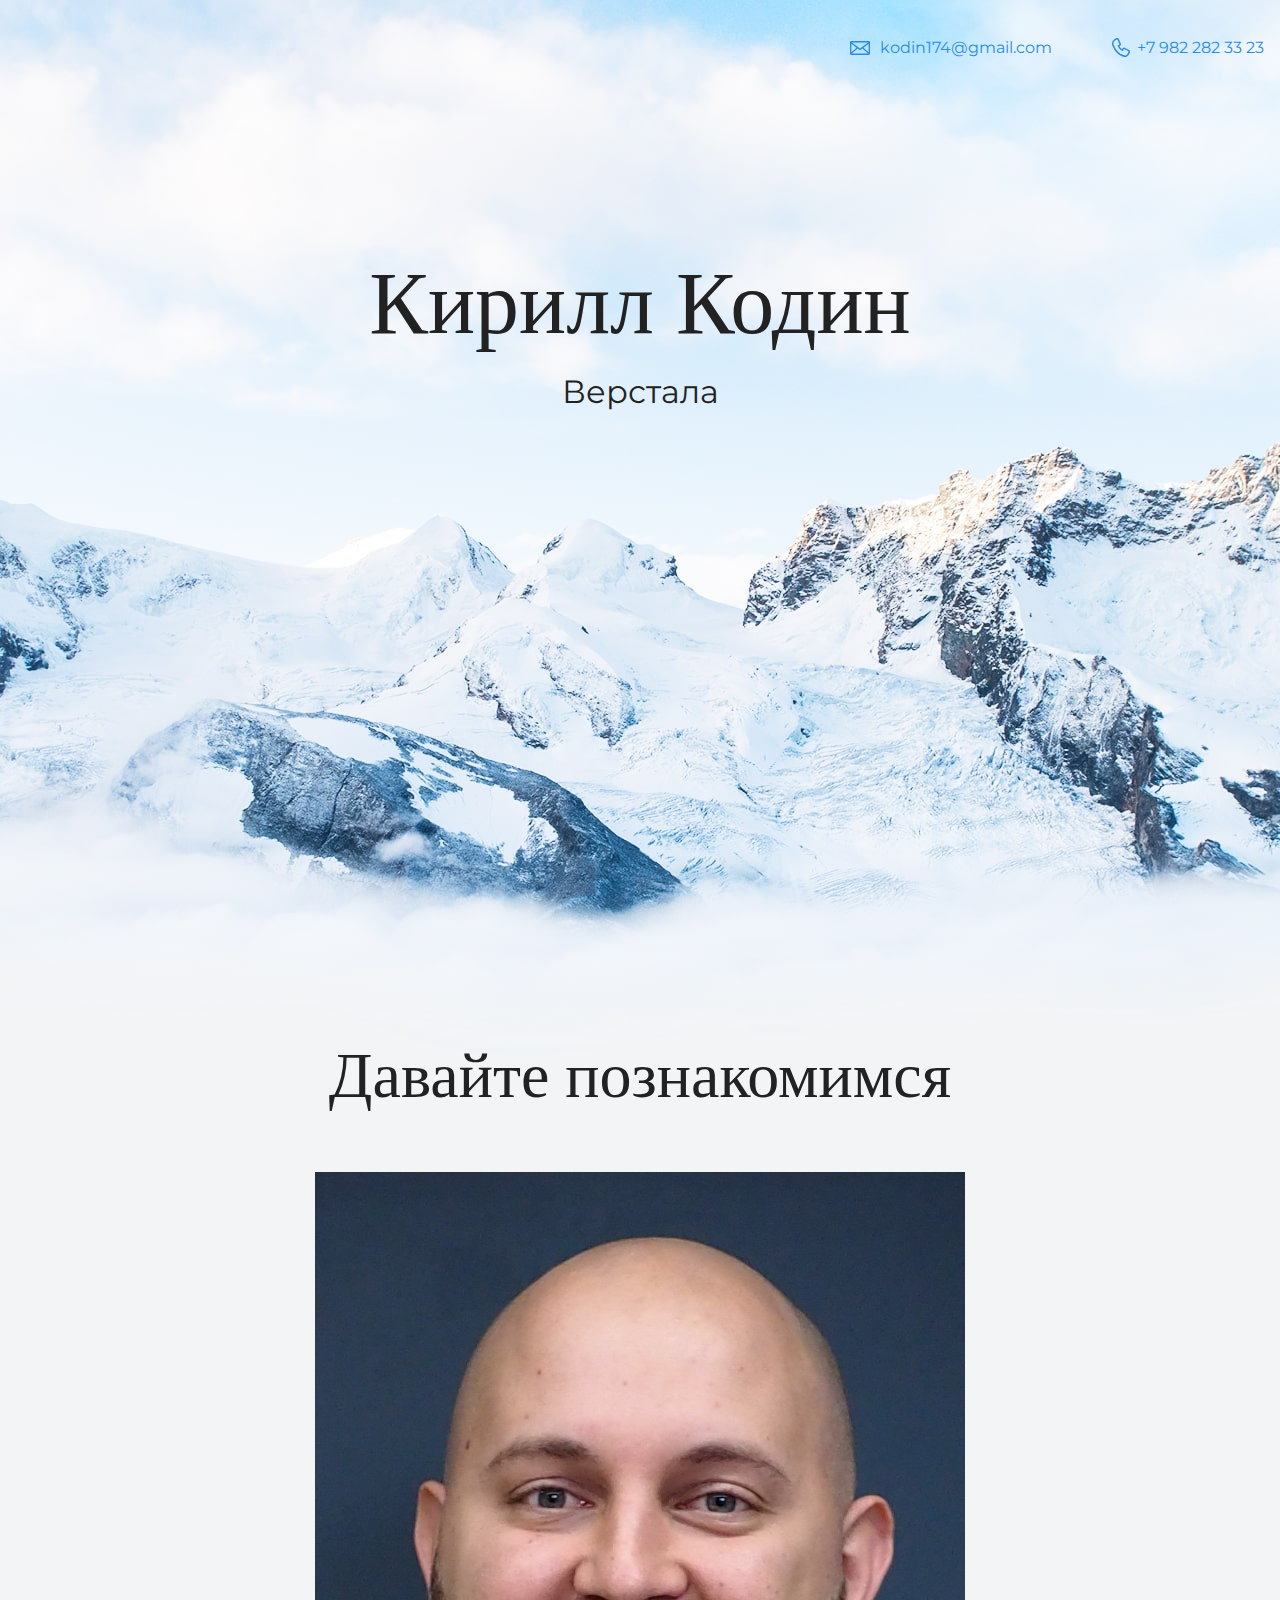
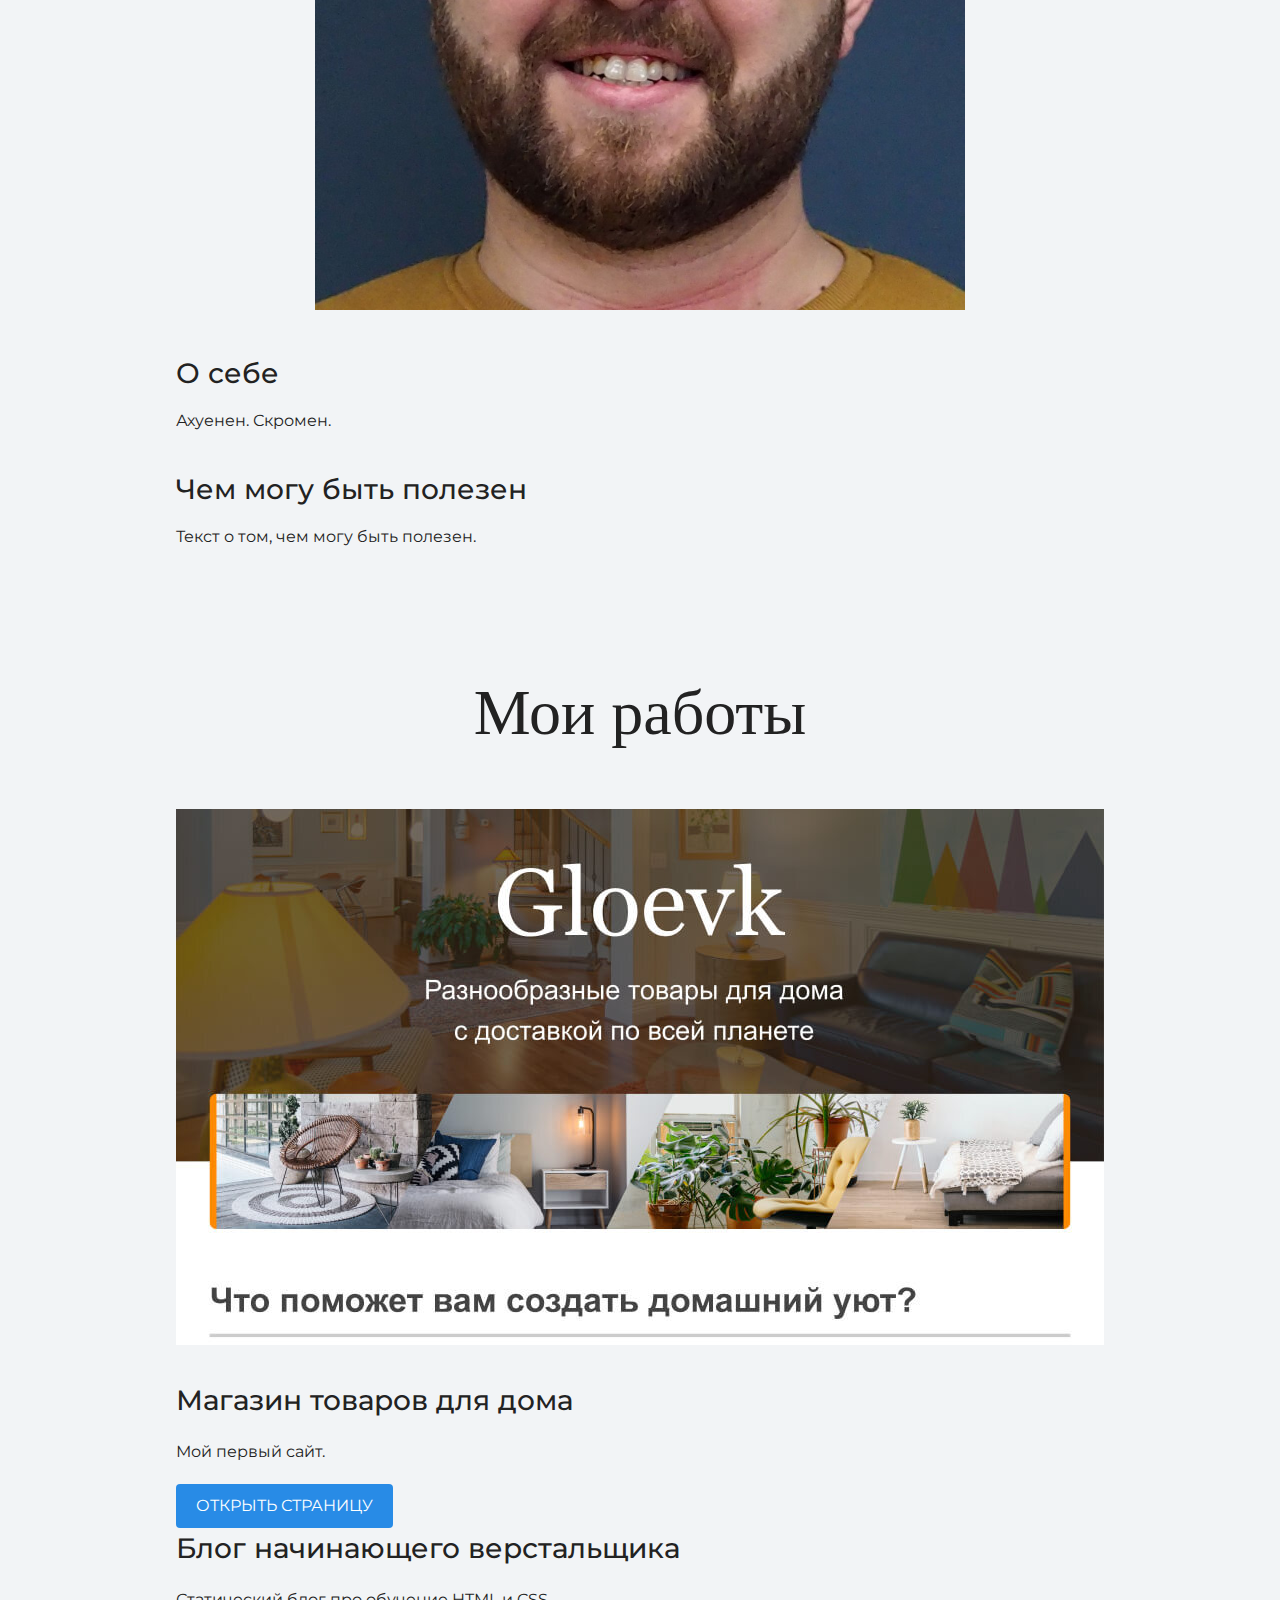
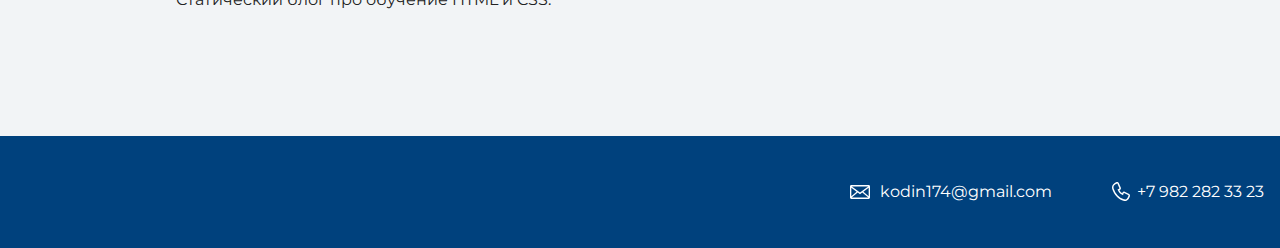
<file: index.html>
<!DOCTYPE html>
<html lang="ru">
<head>
	<meta charset="UTF-8">
	<link rel="stylesheet" href="style.css">
	<link href="https://fonts.googleapis.com/css?family=Montserrat:400,500,700|Old+Standard+TT&display=swap&subset=cyrillic"
	      rel="stylesheet">
	<title>Портфолио верстальщика</title>
</head>

<body>
<header class="page-header">
	<div class="container">
		<a class="header-email" href="mailto:kodin174@gmail.com">kodin174@gmail.com</a>
		<a class="header-phone" href="tel:=79822823323">+7 982 282 33 23</a>
	</div>
</header>

<section class="hero-image">
	<div class="container">
		<h1 class="heading">
			Кирилл Кодин
		</h1>
	</div>
	<div class="container">
		<p>
			Верстала
		</p>
	</div>
</section>

<section class="intro">
	<div class="container">
		<h2 class="subheading">
			Давайте познакомимся
		</h2>
		<figure class="user-image">
			<img src="files/user.jpg" width="70%" height="70%" alt="Фото Кирюши">
		</figure>
	</div>
	<div class="container">
		<h3>
			О себе
		</h3>
	</div>
	
	<div class="container"><p>
		Ахуенен. Скромен.
	</p></div>
	<div class="container">
		<h3>
			Чем могу быть полезен
		</h3>
	</div>
	<div class="container">
		<p>
			Текст о том, чем могу быть полезен.
		</p>
	</div>
</section>

<section class="portfolio">
	<div class="container">
		<h2 class="subheading">
			Мои работы
		</h2>
	</div>
	<figure class="project-image">
		<img src="files/project.jpg" width="928" height="536" alt="Cайт магазина товаров для дома">
	</figure>
	<div class="container">
		<h3>
			Магазин товаров для дома
		</h3>
	</div>
	<div class="container">
		<p>
			Мой первый сайт.
		</p>
	</div>
	<div class="container">
		<a class="button" href="source/project-gloevk/index.html">Открыть страницу</a>
	</div>
	
	<div class="container">
		<h3>
			Блог начинающего верстальщика
		</h3>
	</div>
	<div class="container">
		<p>
			Статический блог про обучение HTML и CSS.
		</p>
	</div>
</section>

<footer class="page-footer">
	<div class="container">
		<a class="footer-email" href="mailto:kodin174@gmail.com">kodin174@gmail.com</a>
		<a class="footer-phone" href="tel:=79822823323">+7 982 282 33 23</a></div>
</footer>
</body>
</html>
</file>
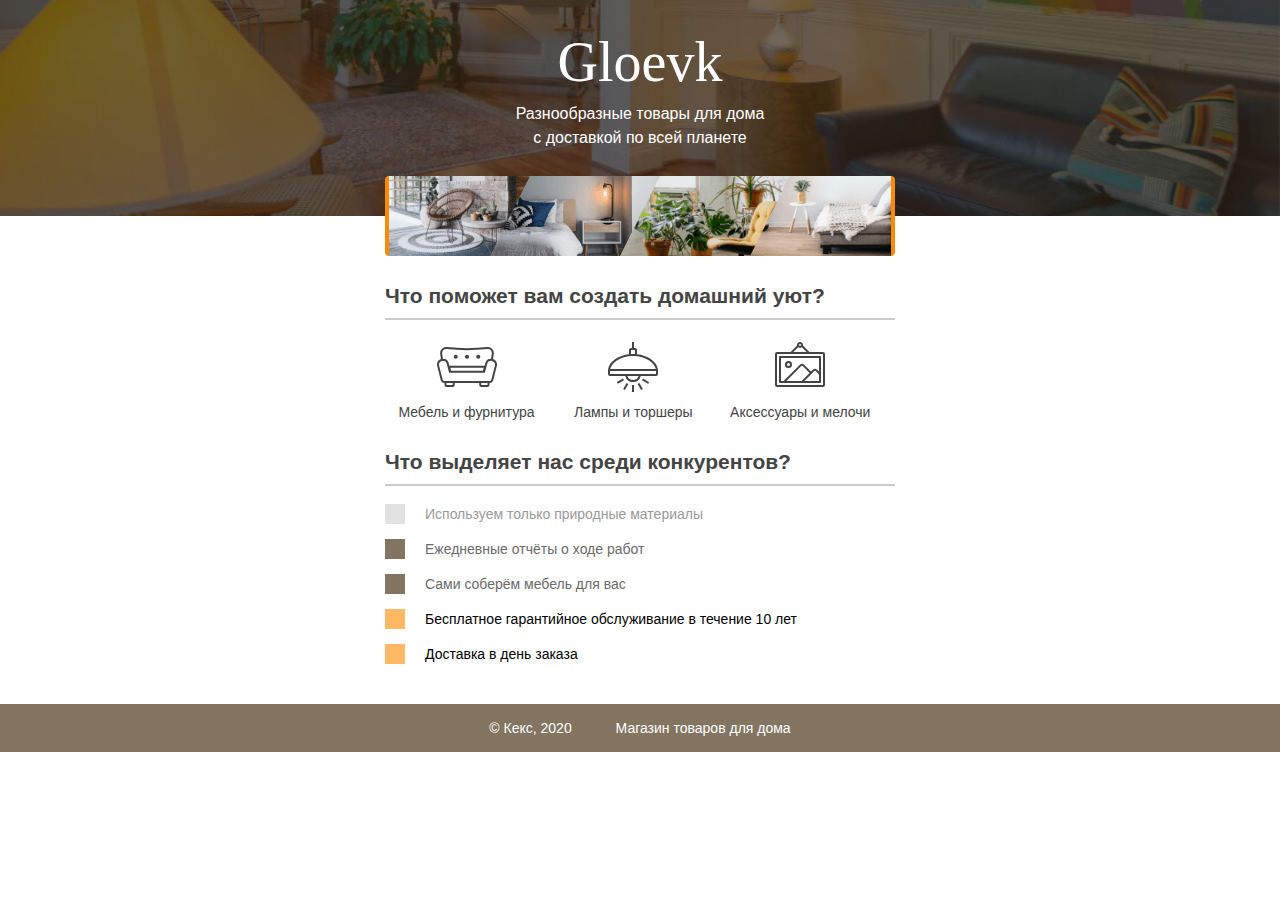
<file: source/project-gloevk/index.html>
<!DOCTYPE html>
<html lang="ru">
  <head>
    <meta charset="utf-8">
    <title>Магазин товаров для дома</title>
    <link rel="stylesheet" href="style.css">
  </head>
  <body>
    <header class="site-header">
      <div class="container">
        <h1>Gloevk</h1>
        <p>Разнообразные товары для дома с доставкой по всей планете</p>
        <img src="img/gloevk-examples.png" width="510" height="80" alt="Примеры интерьеров">
      </div>
    </header>

    <section class="features">
      <h2>Что поможет вам создать домашний уют?</h2>
      <p class="feature-furniture">Мебель и фурнитура</p>
      <p class="feature-lighting">Лампы и торшеры</p>
      <p class="feature-accessories">Аксессуары и мелочи</p>
    </section>

    <section class="advantages">
      <h2>Что выделяет нас среди конкурентов?</h2>
      <ul class="advantages-list">
        <li class="advantages-item">Используем только природные материалы</li>
        <li class="advantages-item standard">Ежедневные отчёты о ходе работ</li>
        <li class="advantages-item standard">Сами соберём мебель для вас</li>
        <li class="advantages-item vip">Бесплатное гарантийное обслуживание в течение 10 лет</li>
        <li class="advantages-item vip">Доставка в день заказа</li>
      </ul>
    </section>

    <footer class="site-footer">
      <div class="container">
        <p>© Кекс, 2020</p>
        <p>Магазин товаров для дома</p>
      </div>
    </footer>
  </body>
</html>
</file>
<file: style.css>
body {
  margin: 0;
  min-width: 960px;
  font-family: "Montserrat", "Helvetica", "Arial", sans-serif;
  font-size: 16px;
  line-height: 32px;
  color: #222222;
  background-color: #f2f4f6;
  background-image: url("img/hero-bg.jpg");
  background-repeat: no-repeat;
  background-position: top center;
}

.container {
  max-width: 928px;
  margin: 0 auto;
  padding: 0 16px;
}

.page-header {
  margin: 0 0 160px;
  padding: 32px 0 32px;
}

.page-header .container,
.page-footer .container {
  max-width: 1408px;
  text-align: right;
}

.page-header a {
  margin-left: 56px;
  color: #288be6;
  text-decoration: none;
  background-repeat: no-repeat;
  background-position: left;
}

.header-email {
  padding-left: 30px;
  background-image: url("img/icon-email-header.svg");
}

.header-phone {
  padding-left: 25px;
  background-image: url("img/icon-phone-header.svg");
}

.hero-image {
  margin-bottom: 620px;
}

.hero-image .container {
  max-width: 1408px;
  text-align: center;
}

.heading {
  margin: 0 0 16px;
  font-family: "Old Standard TT", "Times", "Times New Roman", serif;
  font-size: 88px;
  line-height: 96px;
  font-weight: 400;
}

.hero-image p {
  margin: 0;
  font-size: 32px;
  line-height: 48px;
}

.intro {
  margin: 0 0 120px;
}

.subheading {
  margin: 0 0 56px;
  font-family: "Old Standard TT", "Times", "Times New Roman", serif;
  font-size: 64px;
  line-height: 80px;
  font-weight: 400;
  text-align: center;
}

.user-image {
  margin: 0 0 32px;
  text-align: center;
}

.intro h3,
.portfolio h3 {
  margin: 0 0 12px;
  font-size: 28px;
  line-height: 40px;
  font-weight: 500;
}

.intro p {
  margin: 0 0 32px;
}

.skills-list {
  margin: 0;
  padding: 0;
}

.skills-list dt {
  padding-left: 32px;
  background-repeat: no-repeat;
  background-position: left;
}

.skill-html {
  background-image: url("img/icon-html.svg");
}

.skill-css {
  background-image: url("img/icon-css.svg");
}

.level {
  margin: 4px 0 16px;
  padding: 0;
  height: 14px;
  font-size: 0;
  background-color: #ffffff;
  border: 1px solid #86c3fa;
  border-radius: 8px;
}

.level div {
  margin: 1px;
  height: 12px;
  background-color: #288be6;
  border-radius: 6px;
}

.portfolio {
  margin: 0 0 120px;
}

.projects {
  margin: 0;
  padding: 0;
  list-style: none;
}

.projects li {
  margin: 0 0 80px;
}

.project-image {
  margin: 0 0 24px;
  text-align: center;
}

.projects p {
  margin: 0 0 24px;
}

.button {
  padding: 6px 20px;
  display: inline-block;
  vertical-align: baseline;
  text-decoration: none;
  text-transform: uppercase;
  border-radius: 4px;
  background-color: #288be6;
  color: #ffffff;
}

.page-footer {
  padding: 40px 0;
  background-color: #00417d;
  color: #ffffff;
}

.page-footer a {
  margin-left: 56px;
  color: inherit;
  text-decoration: none;
  background-repeat: no-repeat;
  background-position: left;
}

.footer-email {
  padding-left: 30px;
  background-image: url("img/icon-email-footer.svg");
}

.footer-phone {
  padding-left: 25px;
  background-image: url("img/icon-phone-footer.svg");
}

.centered-content {
  display: flex;
  justify-content: center;
}
</file>
<file: source/project-gloevk/style.css>
body {
  margin: 0;
  padding: 0;
  font-family: "Arial", sans-serif;
  font-size: 14px;
  line-height: 20px;
  color: #444444;
}

h1 {
  width: 255px;
  margin: 0 auto 8px;
  font-family: "Georgia", serif;
  text-align: center;
  font-weight: normal;
  font-size: 56px;
  line-height: 64px;
}

h2 {
  border-bottom: 2px solid #cccccc;
  padding-bottom: 12px;
}

.container {
  width: 510px;
  margin: 0 auto;
  padding: 0 20px;
}

.site-header {
  min-width: 550px;
  height: 186px;
  margin-bottom: 70px;
  padding-top: 30px;
  background: #847462 no-repeat center url("img/gloevk-bg.jpg");
  background-size: cover;
  color: #ffffff;
}

.site-header p {
  width: 255px;
  margin: 0 auto 26px;
  text-align: center;
  font-size: 16px;
  line-height: 24px; 
}

.site-header img {
  display: block;
  margin: 0 auto;
}

.features {
  width: 510px;
  margin: 0 auto 30px;
  padding: 0 20px;
}

.features p {
  display: inline-block;
  vertical-align: top;
  width: 30%;
  margin: 0 5px;
  background-repeat: no-repeat;
  background-position: center top;
  text-align: center;
}

.feature-furniture {
  padding-top: 65px;
  background-image: url("img/furniture.svg");
}

.feature-lighting {
  padding-top: 65px;
  background-image: url("img/lighting.svg");
}

.feature-accessories {
  padding-top: 65px;
  background-image: url("img/accessories.svg");
}

.advantages {
  width: 510px;
  margin: 0 auto 40px;
  padding: 0 20px;
}

.advantages-list {
  padding: 0;
  list-style: none;  
}

.advantages-item {
  margin-bottom: 15px;
  padding-left: 20px;
  border-left: 20px solid #e2e2e2;
  color: #999999;
}

.standard {
  border-color: #847462;
  color: #6a6a6a;
}

.vip {
  border-color: #ffb864;
  color: #000000;
}

.site-footer {
  min-width: 550px;
  background-color: #847462;
  color: #ffffff;
}

.site-footer .container {
  text-align: center;
}

.site-footer p {
  display: inline-block;
  vertical-align: middle;
  padding: 0 20px;
}
</file>
